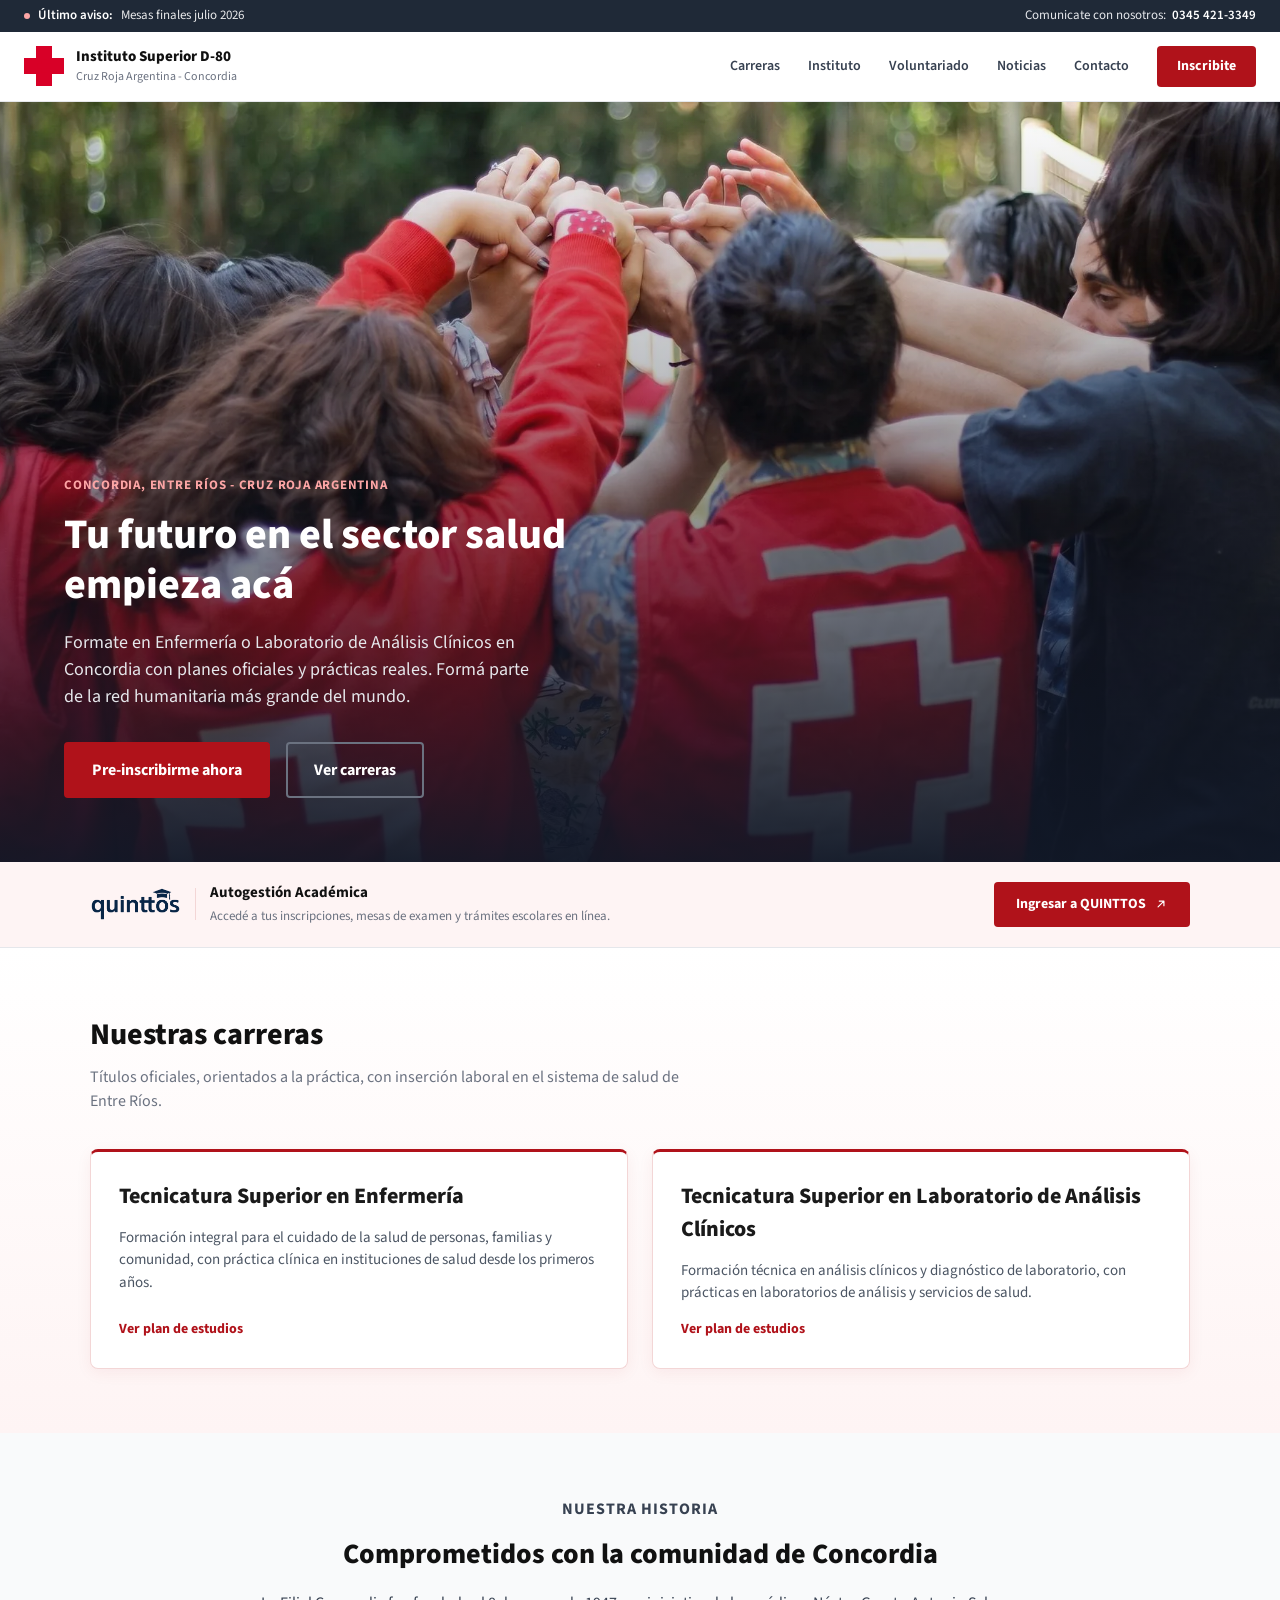
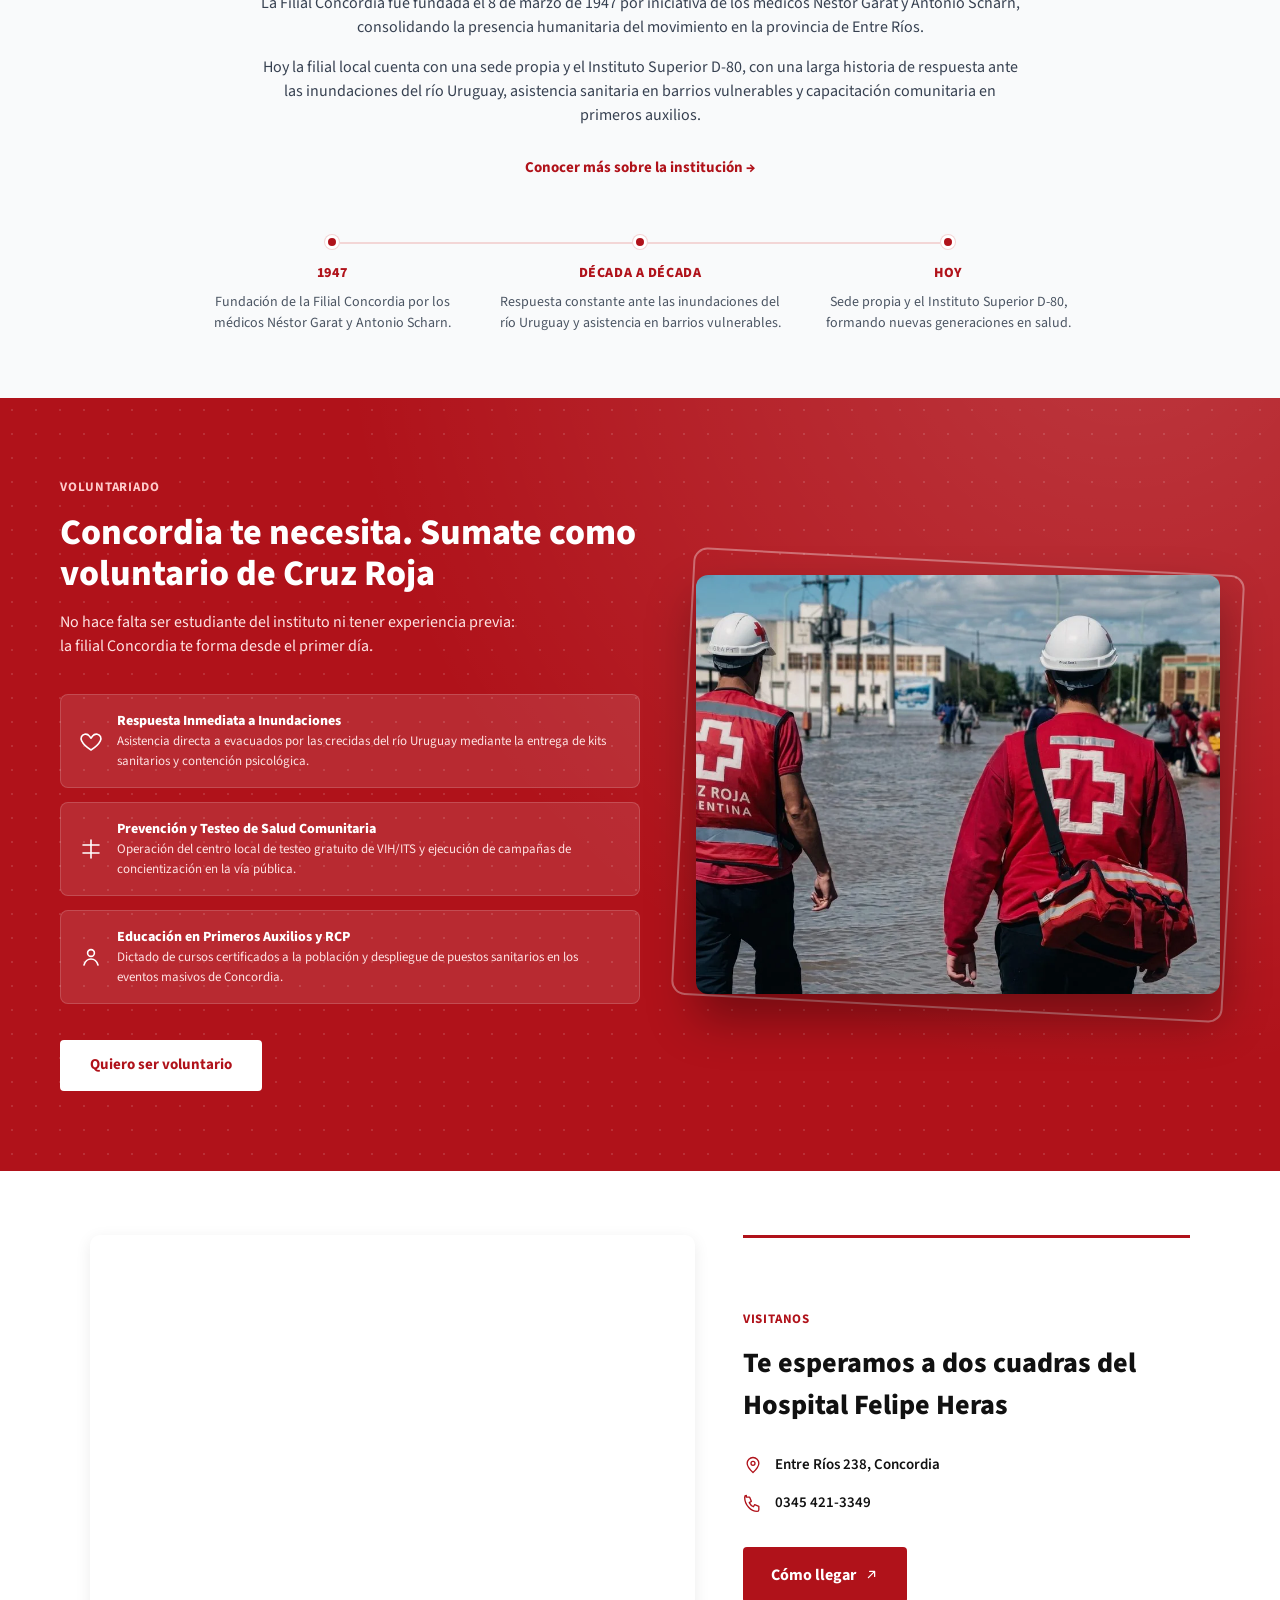
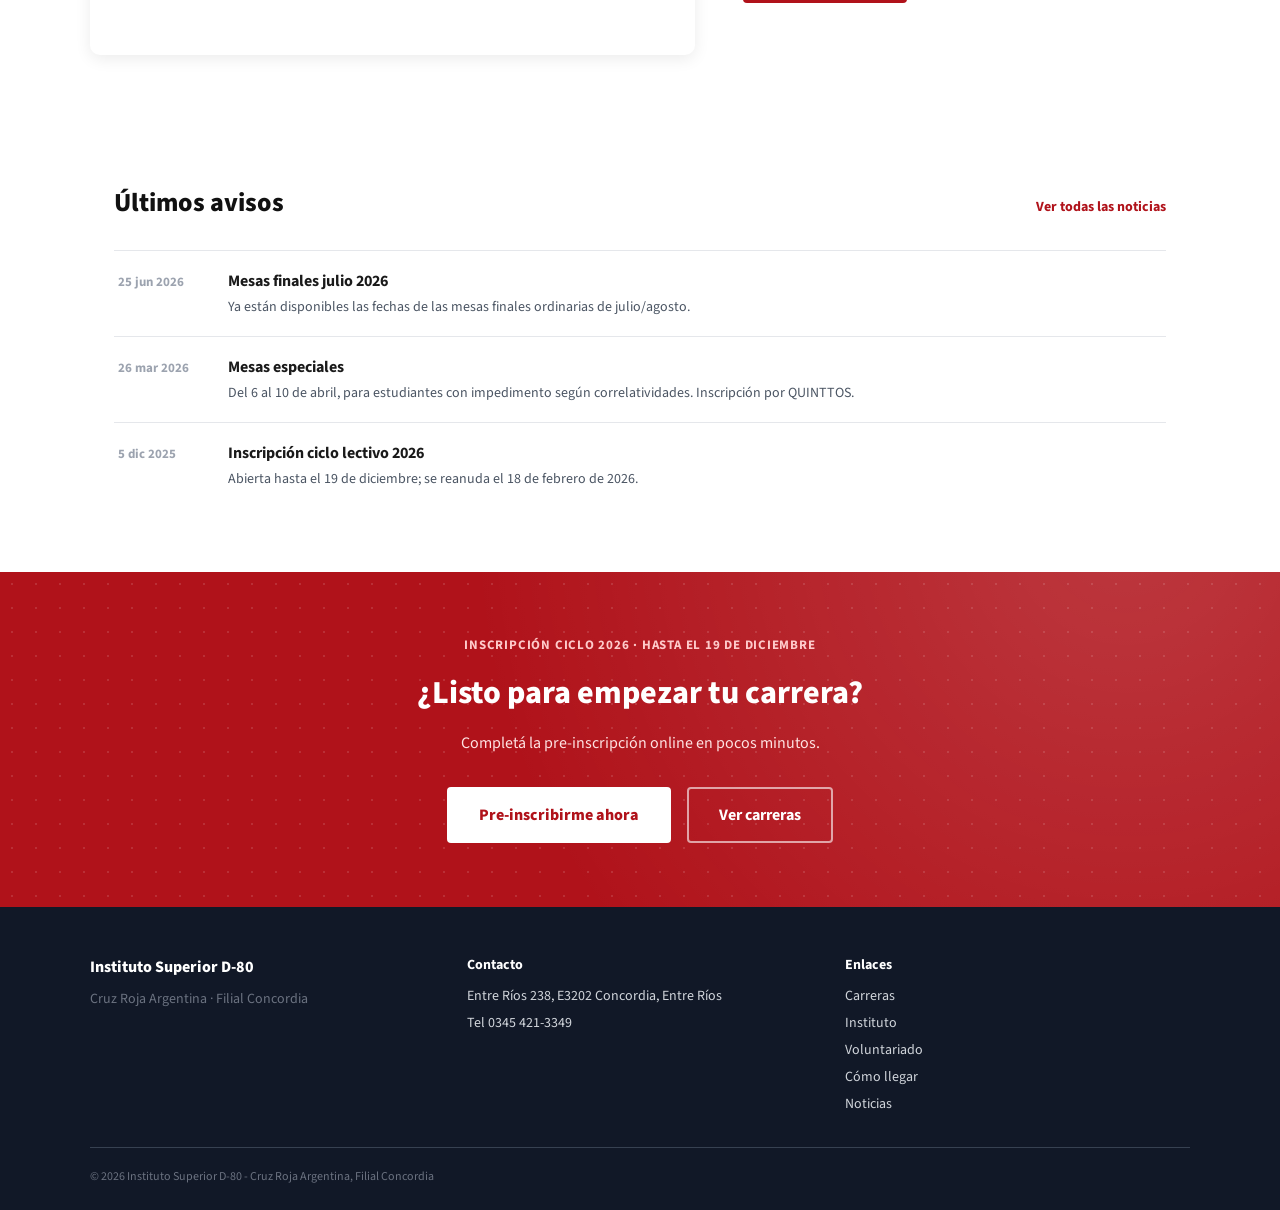
<file: index.html>
<!doctype html>
<html lang="es">
  <head>
    <meta charset="utf-8" />
    <meta name="viewport" content="width=device-width, initial-scale=1" />
    <title>Cruz Roja Concordia</title>
    <meta
      name="description"
      content="Instituto Superior D-80, Cruz Roja Argentina Filial Concordia. Tecnicatura Superior en Enfermería y Tecnicatura Superior en Laboratorio de Análisis Clínicos. Inscripción abierta ciclo 2026."
    />
    <link rel="icon" type="image/svg+xml" href="images/logo-cruz-roja.svg" />
    <link rel="preconnect" href="https://fonts.googleapis.com" />
    <link rel="preconnect" href="https://fonts.gstatic.com" crossorigin />
    <link
      href="https://fonts.googleapis.com/css2?family=Source+Sans+3:wght@400;600;700;800&display=swap"
      rel="stylesheet"
    />
    <link rel="stylesheet" href="css/base.css" />
    <link rel="stylesheet" href="css/styles.css" />
    <link rel="stylesheet" href="css/responsive.css" />
  </head>
  <body>
    <a href="#main" class="skip-link">Saltar al contenido principal</a>

    <div class="topbar">
      <a href="#noticias" class="topbar-news">
        <span class="topbar-news-dot" aria-hidden="true"></span>
        <span class="topbar-news-label">Último aviso:</span>
        <span class="topbar-news-text">Mesas finales julio 2026</span>
      </a>
      <div class="topbar-contact">
        <span class="topbar-label">Comunicate con nosotros:</span>
        <a href="tel:+543454213349" class="topbar-phone">0345 421-3349</a>
      </div>
    </div>

    <header class="site-header">
      <div class="brand">
        <img
          class="brand-logo"
          src="images/logo-cruz-roja.svg"
          alt="Cruz Roja Argentina"
        />
        <div>
          <p class="brand-name">Instituto Superior D-80</p>
          <p class="brand-org">Cruz Roja Argentina - Concordia</p>
        </div>
      </div>

      <input type="checkbox" id="nav-toggle" class="nav-toggle" />
      <label for="nav-toggle" class="mobile-toggle" aria-label="Abrir menú">
        <span class="mobile-toggle-bar"></span>
        <span class="mobile-toggle-bar"></span>
        <span class="mobile-toggle-bar"></span>
      </label>

      <nav aria-label="Navegación principal" class="nav-links">
        <a class="nav-link" href="#carreras">Carreras</a>
        <a class="nav-link" href="#instituto">Instituto</a>
        <a class="nav-link" href="#voluntariado">Voluntariado</a>
        <a class="nav-link" href="#noticias">Noticias</a>
        <a class="nav-link" href="#contacto">Contacto</a>
        <a class="nav-cta" href="#inscripcion">Inscribite</a>
      </nav>
    </header>

    <main id="main">
      <section class="hero is-loading" aria-labelledby="hero-title">
        <img
          class="hero-media"
          src="images/hero-practica-clinica.webp"
          alt="Estudiante y voluntario de Cruz Roja Argentina en práctica clínica"
          fetchpriority="high"
          decoding="async"
        />
        <div class="hero-overlay" aria-hidden="true"></div>
        <div class="hero-content">
          <p class="eyebrow">Concordia, Entre Ríos - Cruz Roja Argentina</p>
          <h1 id="hero-title" class="hero-title">
            Tu futuro en el sector salud empieza acá
          </h1>
          <p class="hero-lead">
            Formate en Enfermería o Laboratorio de Análisis Clínicos en
            Concordia con planes oficiales y prácticas reales. Formá parte de la
            red humanitaria más grande del mundo.
          </p>
          <div class="hero-actions">
            <a id="inscripcion" href="#" class="btn btn-primary"
              >Pre-inscribirme ahora</a
            >
            <a href="#carreras" class="btn btn-outline">Ver carreras</a>
          </div>
        </div>
      </section>

      <section aria-label="Acceso a QUINTTOS" class="quintos-banner">
        <div class="quintos-inner">
          <div class="quintos-info">
            <img
              class="quintos-logo"
              src="images/quinttos-logo.webp"
              alt="QUINTTOS"
              width="714"
              height="268"
            />
            <div class="quintos-divider" aria-hidden="true"></div>
            <div>
              <p class="quintos-label">Autogestión Académica</p>
              <p class="quintos-desc">
                Accedé a tus inscripciones, mesas de examen y trámites escolares
                en línea.
              </p>
            </div>
          </div>
          <a
            class="btn btn-primary quintos-btn"
            href="#"
            target="_blank"
            rel="noopener"
          >
            Ingresar a QUINTTOS
            <svg
              class="icon"
              viewBox="0 0 24 24"
              aria-hidden="true"
              focusable="false"
            >
              <path
                d="M7 17 17 7M9 7h8v8"
                stroke-linecap="round"
                stroke-linejoin="round"
              ></path>
            </svg>
          </a>
        </div>
      </section>

      <section id="carreras">
        <div class="carreras-inner">
          <h2 class="section-title">Nuestras carreras</h2>
          <p class="section-lead">
            Títulos oficiales, orientados a la práctica, con inserción laboral
            en el sistema de salud de Entre Ríos.
          </p>
          <div class="career-grid">
            <article class="career-card">
              <h3 class="career-title">Tecnicatura Superior en Enfermería</h3>
              <p class="career-desc">
                Formación integral para el cuidado de la salud de personas,
                familias y comunidad, con práctica clínica en instituciones de
                salud desde los primeros años.
              </p>
              <a class="career-link" href="#">Ver plan de estudios</a>
            </article>
            <article class="career-card">
              <h3 class="career-title">
                Tecnicatura Superior en Laboratorio de Análisis Clínicos
              </h3>
              <p class="career-desc">
                Formación técnica en análisis clínicos y diagnóstico de
                laboratorio, con prácticas en laboratorios de análisis y
                servicios de salud.
              </p>
              <a class="career-link" href="#">Ver plan de estudios</a>
            </article>
          </div>
        </div>
      </section>

      <section id="instituto">
        <div class="instituto-intro">
          <p class="eyebrow">Nuestra historia</p>
          <h2 class="section-title">
            Comprometidos con la comunidad de Concordia
          </h2>
          <p>
            La Filial Concordia fue fundada el 8 de marzo de 1947 por iniciativa
            de los médicos Néstor Garat y Antonio Scharn, consolidando la
            presencia humanitaria del movimiento en la provincia de Entre Ríos.
          </p>
          <p>
            Hoy la filial local cuenta con una sede propia y el Instituto
            Superior D-80, con una larga historia de respuesta ante las
            inundaciones del río Uruguay, asistencia sanitaria en barrios
            vulnerables y capacitación comunitaria en primeros auxilios.
          </p>
          <a class="instituto-link" href="Institucion.dc.html"
            >Conocer más sobre la institución →</a
          >
        </div>
        <ol class="instituto-timeline">
          <li class="timeline-item">
            <p class="timeline-year">1947</p>
            <p class="timeline-text">
              Fundación de la Filial Concordia por los médicos Néstor Garat y
              Antonio Scharn.
            </p>
          </li>
          <li class="timeline-item">
            <p class="timeline-year">Década a década</p>
            <p class="timeline-text">
              Respuesta constante ante las inundaciones del río Uruguay y
              asistencia en barrios vulnerables.
            </p>
          </li>
          <li class="timeline-item">
            <p class="timeline-year">Hoy</p>
            <p class="timeline-text">
              Sede propia y el Instituto Superior D-80, formando nuevas
              generaciones en salud.
            </p>
          </li>
        </ol>
      </section>

      <section id="voluntariado">
        <div class="volunteer-grid">
          <div>
            <p class="eyebrow">Voluntariado</p>
            <h2 class="volunteer-title">
              Concordia te necesita. Sumate como voluntario de Cruz Roja
            </h2>
            <p class="volunteer-lead">
              No hace falta ser estudiante del instituto ni tener experiencia
              previa: la filial Concordia te forma desde el primer día.
            </p>
            <div class="volunteer-areas">
              <div class="vol-area">
                <svg
                  class="icon"
                  viewBox="0 0 24 24"
                  aria-hidden="true"
                  focusable="false"
                >
                  <path
                    d="M12 21s-7-4.35-9.33-9.1C1.2 8.9 2.7 5.8 5.7 5.2c1.8-.36 3.6.4 4.7 1.9l1.6 2.1 1.6-2.1c1.1-1.5 2.9-2.26 4.7-1.9 3 .6 4.5 3.7 3.03 6.7C19 16.65 12 21 12 21Z"
                    stroke-linejoin="round"
                  ></path>
                </svg>
                <div>
                  <p class="vol-title">Respuesta Inmediata a Inundaciones</p>
                  <p class="vol-desc">
                    Asistencia directa a evacuados por las crecidas del río
                    Uruguay mediante la entrega de kits sanitarios y contención
                    psicológica.
                  </p>
                </div>
              </div>
              <div class="vol-area">
                <svg
                  class="icon"
                  viewBox="0 0 24 24"
                  aria-hidden="true"
                  focusable="false"
                >
                  <path
                    d="M12 3v18M4 8h16M4 16h16"
                    stroke-linecap="round"
                  ></path>
                </svg>
                <div>
                  <p class="vol-title">
                    Prevención y Testeo de Salud Comunitaria
                  </p>
                  <p class="vol-desc">
                    Operación del centro local de testeo gratuito de VIH/ITS y
                    ejecución de campañas de concientización en la vía pública.
                  </p>
                </div>
              </div>
              <div class="vol-area">
                <svg
                  class="icon"
                  viewBox="0 0 24 24"
                  aria-hidden="true"
                  focusable="false"
                >
                  <circle cx="12" cy="8" r="3.4"></circle>
                  <path
                    d="M5 20c1.2-4 4-6 7-6s5.8 2 7 6"
                    stroke-linecap="round"
                  ></path>
                </svg>
                <div>
                  <p class="vol-title">Educación en Primeros Auxilios y RCP</p>
                  <p class="vol-desc">
                    Dictado de cursos certificados a la población y despliegue
                    de puestos sanitarios en los eventos masivos de Concordia.
                  </p>
                </div>
              </div>
            </div>
            <a href="#" class="btn btn-light">Quiero ser voluntario</a>
          </div>
          <div class="volunteer-media">
            <div class="volunteer-frame" aria-hidden="true"></div>
            <div class="volunteer-photo is-loading">
              <img
                src="images/voluntariado-emergencia.webp"
                alt="Voluntarios de Cruz Roja Argentina en una respuesta ante emergencia"
                loading="lazy"
                decoding="async"
              />
            </div>
          </div>
        </div>
      </section>

      <section id="mapa">
        <div class="map-inner">
          <div class="map-grid">
            <div class="map-frame is-loading">
              <iframe
                title="Mapa Instituto Superior D-80, Entre Ríos 238, Concordia"
                src="https://maps.google.com/maps?q=Entre%20R%C3%ADos%20238%2C%20Concordia%2C%20Entre%20R%C3%ADos&z=16&output=embed"
                loading="lazy"
              ></iframe>
            </div>
            <div class="map-content">
              <p class="eyebrow">Visitanos</p>
              <h2 class="section-title">
                Te esperamos a dos cuadras del Hospital Felipe Heras
              </h2>
              <div class="map-details">
                <div class="map-detail">
                  <svg
                    class="icon"
                    viewBox="0 0 24 24"
                    aria-hidden="true"
                    focusable="false"
                  >
                    <path
                      d="M12 21s-7-6.1-7-11a7 7 0 0 1 14 0c0 4.9-7 11-7 11Z"
                      stroke-linejoin="round"
                    ></path>
                    <circle cx="12" cy="10" r="2.4"></circle>
                  </svg>
                  <span class="map-address">Entre Ríos 238, Concordia</span>
                </div>
                <div class="map-detail">
                  <svg
                    class="icon"
                    viewBox="0 0 24 24"
                    aria-hidden="true"
                    focusable="false"
                  >
                    <path
                      d="M4 5h4l2 5-2.5 1.5a11 11 0 0 0 5 5L14 14l5 2v4a2 2 0 0 1-2 2C9.6 22 2 14.4 2 5a2 2 0 0 1 2-2Z"
                      stroke-linejoin="round"
                    ></path>
                  </svg>
                  <a class="map-phone" href="tel:+543454213349"
                    >0345 421-3349</a
                  >
                </div>
              </div>
              <a
                class="btn btn-primary map-directions-btn"
                href="https://maps.google.com/maps?q=Entre+R%C3%ADos+238%2C+Concordia%2C+Entre+R%C3%ADos"
                target="_blank"
                rel="noopener"
              >
                Cómo llegar
                <svg
                  class="icon"
                  viewBox="0 0 24 24"
                  aria-hidden="true"
                  focusable="false"
                >
                  <path
                    d="M7 17 17 7M9 7h8v8"
                    stroke-linecap="round"
                    stroke-linejoin="round"
                  ></path>
                </svg>
              </a>
            </div>
          </div>
        </div>
      </section>

      <section id="noticias">
        <div class="news-header">
          <h2 class="section-title">Últimos avisos</h2>
          <a class="news-header-link" href="#">Ver todas las noticias</a>
        </div>
        <div class="news-list">
          <article class="news-item">
            <time class="news-date">25 jun 2026</time>
            <div>
              <h3 class="news-title">Mesas finales julio 2026</h3>
              <p class="news-desc">
                Ya están disponibles las fechas de las mesas finales ordinarias
                de julio/agosto.
              </p>
            </div>
          </article>
          <article class="news-item">
            <time class="news-date">26 mar 2026</time>
            <div>
              <h3 class="news-title">Mesas especiales</h3>
              <p class="news-desc">
                Del 6 al 10 de abril, para estudiantes con impedimento según
                correlatividades. Inscripción por QUINTTOS.
              </p>
            </div>
          </article>
          <article class="news-item">
            <time class="news-date">5 dic 2025</time>
            <div>
              <h3 class="news-title">Inscripción ciclo lectivo 2026</h3>
              <p class="news-desc">
                Abierta hasta el 19 de diciembre; se reanuda el 18 de febrero de
                2026.
              </p>
            </div>
          </article>
        </div>
      </section>

      <section class="cta">
        <div class="cta-content">
          <p class="eyebrow">
            Inscripción ciclo 2026 · hasta el 19 de diciembre
          </p>
          <h2 class="cta-title">¿Listo para empezar tu carrera?</h2>
          <p class="cta-lead">
            Completá la pre-inscripción online en pocos minutos.
          </p>
          <div class="cta-actions">
            <a href="#" class="btn btn-light">Pre-inscribirme ahora</a>
            <a href="#carreras" class="btn btn-outline">Ver carreras</a>
          </div>
        </div>
      </section>
    </main>

    <footer id="contacto" class="site-footer">
      <div class="footer-grid">
        <div class="footer-col">
          <p class="footer-title">Instituto Superior D-80</p>
          <p class="footer-tagline">Cruz Roja Argentina · Filial Concordia</p>
        </div>
        <div class="footer-col">
          <p class="footer-title">Contacto</p>
          <address class="footer-address">
            <span>Entre Ríos 238, E3202 Concordia, Entre Ríos</span>
            <a href="tel:+543454213349">Tel 0345 421-3349</a>
          </address>
        </div>
        <div class="footer-col">
          <p class="footer-title">Enlaces</p>
          <nav class="footer-nav" aria-label="Enlaces del pie de página">
            <a href="#carreras">Carreras</a>
            <a href="#instituto">Instituto</a>
            <a href="#voluntariado">Voluntariado</a>
            <a href="#mapa">Cómo llegar</a>
            <a href="#noticias">Noticias</a>
          </nav>
        </div>
      </div>
      <div class="footer-bottom">
        © 2026 Instituto Superior D-80 - Cruz Roja Argentina, Filial Concordia
      </div>
    </footer>
    <script src="js/skeleton.js" defer></script>
  </body>
</html>
</file>
<file: css/base.css>
/* ==========================================================================
   Base: design tokens, reset, and global element defaults
   ========================================================================== */

:root {
  /* Brand red */
  --color-primary: #B0121A;
  --color-primary-dark: #8a0e14;
  --color-primary-tint-1: #fca5a5; /* eyebrow text on the hero photo */
  --color-primary-tint-2: #fecaca; /* eyebrow text on solid red sections */
  --color-primary-tint-3: #fee2e2; /* body copy on solid red sections */
  --color-primary-surface: #fef4f4; /* subtle red-tinted section background */
  --color-primary-border: #f3d6d6; /* card borders on red-tinted sections */

  /* Neutrals */
  --color-white: #ffffff;
  --color-text: #1a1a1a;
  --color-heading: #111111;
  --color-body: #374151;
  --color-muted: #4b5563;
  --color-subtle: #6b7280;
  --color-faint: #9ca3af;
  --color-border: #e5e7eb;
  --color-surface-alt: #f9fafb;
  --color-surface-hover: #fafafa;
  --color-surface-hover-alt: #f3f4f6;

  /* Dark surfaces (topbar, footer, hero overlay) */
  --color-dark: #111827;
  --color-dark-alt: #1f2937;
  --color-footer-text: #d1d5db;
  --color-footer-border: #374151;
  --color-footer-muted: #6b7280;

  /* Typography */
  --font-family-base: 'Source Sans 3', system-ui, sans-serif;

  /* Shadows */
  --shadow-card: 0 4px 16px rgba(176, 18, 26, .06);
  --shadow-card-hover: 0 10px 28px rgba(176, 18, 26, .12);
  --shadow-photo: 0 24px 48px rgba(0, 0, 0, .35);
  --shadow-map: 0 4px 16px rgba(0, 0, 0, .08);
  --shadow-dropdown: 0 8px 16px rgba(0, 0, 0, .06);

  /* Radii */
  --radius-sm: 4px;
  --radius-md: 8px;
  --radius-lg: 10px;
  --radius-xl: 12px;

  /* Motion */
  --ease: .15s ease;
}

*,
*::before,
*::after {
  box-sizing: border-box;
}

html {
  -webkit-text-size-adjust: 100%;
}

body {
  margin: 0;
  font-family: var(--font-family-base);
  color: var(--color-text);
  line-height: 1.5;
  background: var(--color-white);
  -webkit-font-smoothing: antialiased;
}

img {
  max-width: 100%;
  display: block;
}

h1, h2, h3, p {
  margin: 0;
}

a {
  color: var(--color-primary);
  transition: color var(--ease);
}

a:hover {
  color: var(--color-primary-dark);
}

::selection {
  background: var(--color-primary);
  color: var(--color-white);
}

@keyframes fadeUp {
  from { opacity: 0; transform: translateY(8px); }
  to { opacity: 1; transform: translateY(0); }
}

/* Skip link: off-screen until keyboard-focused */
.skip-link {
  position: absolute;
  left: -9999px;
  top: 0;
  background: var(--color-primary);
  color: var(--color-white);
  padding: 10px 16px;
  font-weight: 700;
  z-index: 1000;
}

.skip-link:focus {
  left: 12px;
  top: 12px;
  z-index: 1000;
}

/* Reusable eyebrow / kicker label used above section headings */
.eyebrow {
  color: var(--color-primary);
  font-weight: 700;
  letter-spacing: .06em;
  font-size: 13px;
  text-transform: uppercase;
  margin: 0 0 14px;
}

/* Reusable buttons — shared mechanics only; each usage sets its own
   padding/font-size via a container-scoped rule in styles.css, since the
   original design uses slightly different sizing per placement. */
.btn {
  display: inline-block;
  text-decoration: none;
  font-weight: 700;
  border-radius: var(--radius-sm);
  transition: background var(--ease), transform var(--ease), border-color var(--ease);
}

.btn-primary {
  background: var(--color-primary);
  color: var(--color-white);
}

.btn-primary:hover {
  background: var(--color-primary-dark);
  color: var(--color-white);
  transform: translateY(-1px);
}

.btn-outline {
  background: transparent;
  border: 2px solid var(--color-subtle);
  color: var(--color-white);
}

.btn-outline:hover {
  border-color: var(--color-white);
  color: var(--color-white);
}

.btn-light {
  background: var(--color-white);
  color: var(--color-primary);
}

.btn-light:hover {
  background: var(--color-surface-hover-alt);
  color: var(--color-primary);
  transform: translateY(-1px);
}
</file>
<file: css/styles.css>
/* ==========================================================================
   Page layout and components — Instituto D-80 / Cruz Roja Argentina
   Organized top-to-bottom in the same order the sections appear on the page.
   ========================================================================== */

/* ---- Skeleton loading ------------------------------------------------
   Applied via JS (skeleton.js) to three containers that hold async media:
   .hero (hero image), .volunteer-photo (lazy img), .map-frame (iframe).

   Lifecycle:
     1. HTML ships with `is-loading` on the container.
     2. JS fires `resolve()` on the media's `load` event → adds `loaded`.
     3. The ::before shimmer fades to opacity 0 (transition: 300 ms).
     4. JS removes both classes on `transitionend`, leaving a clean DOM.
   ---------------------------------------------------------------------- */
@keyframes skeleton-shimmer {
  from { background-position: -200% center; }
  to   { background-position:  200% center; }
}

/* Light shimmer — used on volunteer-photo and map-frame */
.is-loading {
  position: relative;
}

.is-loading::before {
  content: '';
  position: absolute;
  inset: 0;
  z-index: 2;
  border-radius: inherit;
  background: linear-gradient(
    90deg,
    var(--color-border)           25%,
    var(--color-surface-hover-alt) 50%,
    var(--color-border)           75%
  );
  background-size: 200% 100%;
  animation: skeleton-shimmer 1.5s ease-in-out infinite;
  transition: opacity .3s ease;
  pointer-events: none;
}

/* Dark shimmer variant for the hero, whose background is dark */
.hero.is-loading::before {
  background: linear-gradient(
    90deg,
    rgba(17, 24, 39, .9)  25%,
    rgba(17, 24, 39, .65) 50%,
    rgba(17, 24, 39, .9)  75%
  );
  /* Hero overlay already sits at z-index 1; shimmer goes above it
     but below hero-content (which uses position:relative) */
  z-index: 1;
}

/* Fade-out state added by JS right before transitionend cleanup */
.is-loading.loaded::before {
  opacity: 0;
}

/* ---- Topbar --------------------------------------------------------- */
.topbar {
  background: var(--color-dark-alt);
  color: var(--color-border);
  font-size: 13px;
  padding: 6px 24px;
  display: flex;
  justify-content: space-between;
  align-items: center;
  gap: 16px;
}

/* Latest-news teaser: zero-scroll visibility for current students without
   pulling the full #noticias section up into the acquisition-focused part
   of the page. min-width:0 + ellipsis lets it shrink on narrow screens
   while .topbar-contact (right side) stays full width. */
.topbar-news {
  display: flex;
  align-items: center;
  gap: 8px;
  min-width: 0;
  color: var(--color-white);
  text-decoration: none;
}

.topbar-news:hover {
  color: var(--color-primary-tint-2);
}

.topbar-news-dot {
  width: 6px;
  height: 6px;
  border-radius: 50%;
  background: var(--color-primary-tint-1);
  flex: none;
}

.topbar-news-label {
  font-weight: 600;
  flex: none;
}

.topbar-news-text {
  overflow: hidden;
  text-overflow: ellipsis;
  white-space: nowrap;
  opacity: .9;
}

.topbar-contact {
  display: flex;
  align-items: center;
  gap: 6px;
  flex: none;
}

.topbar-phone {
  color: var(--color-white);
  font-weight: 600;
  text-decoration: none;
}

.topbar-phone:hover {
  color: var(--color-primary-tint-2);
}

/* ---- Header / navigation --------------------------------------------- */
.site-header {
  display: flex;
  align-items: center;
  justify-content: space-between;
  padding: 14px 24px;
  border-bottom: 1px solid var(--color-border);
  flex-wrap: wrap;
  gap: 12px;
  position: sticky;
  top: 0;
  background: var(--color-white);
  z-index: 100;
}

.brand {
  display: flex;
  align-items: center;
  gap: 12px;
}

.brand-logo {
  width: 40px;
  height: 40px;
  flex: none;
}

.brand-name {
  font-weight: 800;
  font-size: 15px;
  color: var(--color-heading);
}

.brand-org {
  font-size: 12px;
  color: var(--color-subtle);
}

.nav-toggle {
  position: absolute;
  opacity: 0;
  pointer-events: none;
}

.mobile-toggle {
  display: none;
  align-items: center;
  justify-content: center;
  width: 40px;
  height: 40px;
  cursor: pointer;
  flex-direction: column;
  gap: 4px;
}

.mobile-toggle-bar {
  width: 22px;
  height: 2px;
  background: var(--color-heading);
}

.nav-links {
  display: flex;
  gap: 28px;
  align-items: center;
}

.nav-link {
  color: var(--color-body);
  text-decoration: none;
  font-weight: 600;
  font-size: 14px;
}

.nav-link:hover {
  color: var(--color-primary);
}

.nav-cta {
  background: var(--color-primary);
  color: var(--color-white);
  text-decoration: none;
  font-weight: 700;
  font-size: 14px;
  padding: 10px 20px;
  border-radius: var(--radius-sm);
}

.nav-cta:hover {
  background: var(--color-primary-dark);
  color: var(--color-white);
}

/* ---- Icons --------------------------------------------------------------
   Decorative inline SVGs share the "icon" class; each context sets its own
   size/stroke below (the source design uses a different size and color per
   placement, so a single fixed icon size would not match). */
.icon {
  fill: none;
}

/* ---- Hero -------------------------------------------------------------- */
.hero {
  position: relative;
  min-height: 760px;
  box-sizing: border-box;
}

.hero-media {
  position: absolute;
  inset: 0;
  width: 100%;
  height: 100%;
  object-fit: cover;
}

.hero-overlay {
  position: absolute;
  inset: 0;
  background: linear-gradient(180deg, rgba(17, 24, 39, 0) 0%, rgba(17, 24, 39, .35) 45%, rgba(17, 24, 39, .96) 100%);
  pointer-events: none;
}

.hero-content {
  position: relative;
  min-height: 760px;
  display: flex;
  flex-direction: column;
  justify-content: flex-end;
  padding: 64px;
  box-sizing: border-box;
  animation: fadeUp .5s ease both;
}

.hero-content .eyebrow {
  color: var(--color-primary-tint-1);
}

.hero-title {
  color: var(--color-white);
  font-size: 42px;
  line-height: 1.2;
  margin: 0 0 18px;
  font-weight: 800;
  max-width: 640px;
}

.hero-lead {
  font-size: 18px;
  color: var(--color-border);
  margin: 0 0 32px;
  max-width: 480px;
}

.hero-actions {
  display: flex;
  gap: 16px;
  flex-wrap: wrap;
}

.hero-actions .btn-primary {
  padding: 16px 28px;
  font-size: 16px;
}

.hero-actions .btn-outline {
  padding: 14px 26px;
  font-size: 16px;
}

/* ---- QUINTTOS access banner ------------------------------------------
   Single focused CTA to the institution's academic management system
   (inscriptions, exam boards, paperwork) — replaces what used to be a
   generic 3-item quick-access row. */
.quintos-banner {
  background: var(--color-primary-surface);
  border-bottom: 1px solid var(--color-border);
  padding: 20px 24px;
}

.quintos-inner {
  max-width: 1100px;
  margin: 0 auto;
  display: flex;
  align-items: center;
  justify-content: space-between;
  gap: 24px;
  flex-wrap: wrap;
}

.quintos-info {
  display: flex;
  align-items: center;
  gap: 14px;
}

.quintos-logo {
  height: 34px;
  width: auto;
  flex: none;
}

.quintos-divider {
  width: 1px;
  height: 32px;
  background: var(--color-primary-border);
  flex: none;
}

.quintos-label {
  font-weight: 700;
  font-size: 15px;
  color: var(--color-heading);
  margin-bottom: 2px;
}

.quintos-desc {
  font-size: 13px;
  color: var(--color-subtle);
}

.quintos-btn {
  display: inline-flex;
  align-items: center;
  gap: 8px;
  padding: 12px 22px;
  font-size: 14px;
  white-space: nowrap;
}

.quintos-btn .icon {
  width: 14px;
  height: 14px;
  stroke: currentColor;
  stroke-width: 2;
}

/* ---- Shared section heading pattern (eyebrow + title + lead) -------- */
.section-title {
  font-size: 30px;
  font-weight: 800;
  margin: 0 0 8px;
  color: var(--color-heading);
}

.section-lead {
  color: var(--color-subtle);
  font-size: 16px;
  margin: 0 0 36px;
  max-width: 620px;
}

/* ---- Carreras -------------------------------------------------------- */
#carreras {
  padding: 64px 24px;
  background: linear-gradient(180deg, #fff 0%, var(--color-primary-surface) 100%);
}

.carreras-inner {
  max-width: 1100px;
  margin: 0 auto;
}

.career-grid {
  display: grid;
  grid-template-columns: 1fr 1fr;
  gap: 24px;
}

.career-card {
  background: var(--color-white);
  border: 1px solid var(--color-primary-border);
  border-top: 3px solid var(--color-primary);
  border-radius: var(--radius-md);
  padding: 28px;
  display: flex;
  flex-direction: column;
  gap: 14px;
  box-shadow: var(--shadow-card);
  transition: transform .18s ease, box-shadow .18s ease;
}

.career-card:hover {
  transform: translateY(-3px);
  box-shadow: var(--shadow-card-hover);
}

.career-title {
  font-size: 22px;
  font-weight: 800;
}

.career-desc {
  color: var(--color-muted);
  font-size: 15px;
  flex: 1;
}

.career-link {
  font-weight: 700;
  text-decoration: none;
  font-size: 14px;
}

/* ---- Instituto --------------------------------------------------------- */
#instituto {
  background: var(--color-surface-alt);
  padding: 64px 24px;
}

.instituto-intro {
  max-width: 760px;
  margin: 0 auto;
  text-align: center;
}

#instituto .eyebrow,
#mapa .eyebrow {
  margin-bottom: 12px;
}

.instituto-intro .section-title {
  font-size: 28px;
  margin: 0 0 16px;
  text-align: center;
}

.instituto-intro p {
  color: var(--color-body);
  font-size: 16px;
  margin: 0 0 16px;
}

.instituto-intro p:last-of-type {
  margin: 0 0 28px;
}

.instituto-link {
  font-weight: 700;
  text-decoration: none;
  font-size: 15px;
}

/* A short founding timeline in place of vanity stat counters — the same
   facts already told in the prose above, pulled out as scannable
   milestones instead of glossy "75 / 2 / 100%" number tiles. */
.instituto-timeline {
  position: relative;
  max-width: 900px;
  margin: 56px auto 0;
  padding: 0;
  list-style: none;
  display: grid;
  grid-template-columns: repeat(3, 1fr);
  gap: 24px;
}

.instituto-timeline::before {
  content: "";
  position: absolute;
  top: 7px;
  left: calc(100% / 6);
  right: calc(100% / 6);
  height: 2px;
  background: var(--color-primary-border);
}

.timeline-item {
  position: relative;
  text-align: center;
  padding-top: 28px;
}

.timeline-item::before {
  content: "";
  position: absolute;
  top: 0;
  left: 50%;
  transform: translateX(-50%);
  width: 14px;
  height: 14px;
  border-radius: 50%;
  background: var(--color-primary);
  border: 3px solid var(--color-white);
  box-shadow: 0 0 0 1px var(--color-primary-border);
}

.timeline-year {
  font-weight: 800;
  font-size: 14px;
  color: var(--color-primary);
  text-transform: uppercase;
  letter-spacing: .04em;
  margin: 0 0 8px;
}

.timeline-text {
  font-size: 14px;
  color: var(--color-muted);
  margin: 0;
}

/* ---- Voluntariado ---------------------------------------------------- */
/* Decorative texture for the solid-red sections: a soft corner glow plus a
   fine dot grid, pure CSS gradients — no Cruz Roja emblem here. The
   organization's emblem may only ever be shown as red-on-white, never
   tinted/rotated/translucent as decoration, so it has no place on a red
   background. This keeps the sections from reading as flat/empty instead. */
#voluntariado,
.cta {
  background-image:
    radial-gradient(circle at 88% -14%, rgba(255, 255, 255, .16), transparent 55%),
    radial-gradient(rgba(255, 255, 255, .12) 1.5px, transparent 1.5px);
  background-size: auto, 24px 24px;
}

#voluntariado {
  position: relative;
  background-color: var(--color-primary);
  color: var(--color-white);
  padding: 80px 24px;
  overflow: hidden;
}

.volunteer-grid {
  position: relative;
  max-width: 1160px;
  margin: 0 auto;
  display: grid;
  grid-template-columns: 1.05fr .95fr;
  gap: 56px;
  align-items: center;
}

#voluntariado .eyebrow {
  color: var(--color-primary-tint-2);
}

.volunteer-title {
  font-size: 36px;
  font-weight: 800;
  margin: 0 0 16px;
  line-height: 1.15;
}

.volunteer-lead {
  color: var(--color-primary-tint-3);
  font-size: 16px;
  margin: 0 0 36px;
  max-width: 460px;
}

.volunteer-areas {
  display: flex;
  flex-direction: column;
  gap: 14px;
  margin-bottom: 36px;
}

.vol-area {
  background: rgba(255, 255, 255, .1);
  border: 1px solid rgba(255, 255, 255, .16);
  border-radius: var(--radius-md);
  padding: 16px 18px;
  display: flex;
  gap: 14px;
  align-items: center;
  transition: background .18s ease, transform .18s ease;
}

.vol-area:hover {
  background: rgba(255, 255, 255, .16);
  transform: translateX(4px);
}

.vol-area .icon {
  width: 24px;
  height: 24px;
  stroke: var(--color-white);
  stroke-width: 1.6;
  flex: none;
}

.vol-title {
  font-weight: 800;
  font-size: 14px;
}

.vol-desc {
  font-size: 13px;
  color: var(--color-primary-tint-3);
}

#voluntariado .btn-light {
  padding: 14px 30px;
  font-size: 15px;
}

.volunteer-media {
  position: relative;
}

.volunteer-frame {
  position: absolute;
  inset: -14px;
  border: 2px solid rgba(255, 255, 255, .35);
  border-radius: 14px;
  transform: rotate(3deg);
  pointer-events: none;
}

.volunteer-photo {
  position: relative;
  border-radius: var(--radius-xl);
  overflow: hidden;
  box-shadow: var(--shadow-photo);
  aspect-ratio: 5 / 4;
}

.volunteer-photo img {
  width: 100%;
  height: 100%;
  object-fit: cover;
}

/* ---- Mapa ------------------------------------------------------------- */
#mapa {
  padding: 64px 24px;
  background: var(--color-white);
}

.map-inner {
  max-width: 1100px;
  margin: 0 auto;
}

.map-grid {
  display: grid;
  grid-template-columns: 1.15fr .85fr;
  gap: 48px;
  align-items: stretch;
}

.map-frame {
  border-radius: var(--radius-lg);
  overflow: hidden;
  box-shadow: var(--shadow-map);
  min-height: 420px;
  height: 100%;
}

.map-frame iframe {
  width: 100%;
  height: 100%;
  border: 0;
}

.map-content {
  display: flex;
  flex-direction: column;
  justify-content: center;
  border-top: 3px solid var(--color-primary);
  padding-top: 20px;
}

.map-content .section-title {
  font-size: 28px;
  margin: 0 0 28px;
}

.map-details {
  display: flex;
  flex-direction: column;
  gap: 16px;
  margin-bottom: 32px;
}

.map-detail {
  display: flex;
  align-items: center;
  gap: 12px;
}

.map-detail .icon {
  width: 20px;
  height: 20px;
  stroke: var(--color-primary);
  stroke-width: 1.6;
  flex: none;
}

.map-address {
  font-size: 15px;
  color: var(--color-heading);
  font-weight: 600;
}

.map-phone {
  font-size: 15px;
  color: var(--color-heading);
  font-weight: 600;
  text-decoration: none;
}

.map-phone:hover {
  color: var(--color-primary);
}

.map-directions-btn {
  display: inline-flex;
  align-items: center;
  gap: 8px;
  padding: 16px 28px;
  font-size: 16px;
  align-self: flex-start;
}

.map-directions-btn .icon {
  width: 15px;
  height: 15px;
  stroke: currentColor;
  stroke-width: 2;
}

/* ---- Noticias ---------------------------------------------------------- */
#noticias {
  padding: 64px 24px;
  max-width: 1100px;
  margin: 0 auto;
}

.news-header {
  display: flex;
  justify-content: space-between;
  align-items: baseline;
  margin-bottom: 28px;
}

.news-header .section-title {
  font-size: 26px;
  margin: 0;
}

.news-header-link {
  font-weight: 700;
  font-size: 14px;
  text-decoration: none;
}

.news-list {
  display: flex;
  flex-direction: column;
  border-top: 1px solid var(--color-border);
}

.news-item {
  display: flex;
  gap: 20px;
  padding: 18px 4px;
  border-bottom: 1px solid var(--color-border);
  align-items: baseline;
  transition: background .15s ease;
}

.news-item:last-child {
  border-bottom: none;
}

.news-item:hover {
  background: var(--color-surface-hover);
}

.news-date {
  font-size: 13px;
  color: var(--color-faint);
  font-weight: 700;
  width: 90px;
  flex: none;
}

.news-title {
  font-size: 16px;
  margin: 0 0 4px;
  font-weight: 700;
}

.news-desc {
  font-size: 14px;
  color: var(--color-muted);
  margin: 0;
}

/* ---- Final CTA ---------------------------------------------------------- */
.cta {
  position: relative;
  background-color: var(--color-primary);
  color: var(--color-white);
  padding: 64px 24px;
  text-align: center;
  overflow: hidden;
}

.cta-content {
  position: relative;
}

.cta .eyebrow {
  color: var(--color-primary-tint-2);
}

.cta-title {
  font-size: 32px;
  font-weight: 800;
  margin: 0 0 14px;
}

.cta-lead {
  font-size: 16px;
  margin: 0 0 32px;
  color: var(--color-primary-tint-3);
}

.cta-actions {
  display: flex;
  gap: 16px;
  justify-content: center;
  flex-wrap: wrap;
}

.cta-actions .btn-light {
  padding: 16px 32px;
  font-size: 16px;
  font-weight: 800;
}

.cta-actions .btn-outline {
  padding: 14px 30px;
  font-size: 16px;
  border-color: rgba(255, 255, 255, .6);
}

/* ---- Footer ------------------------------------------------------------ */
.site-footer {
  background: var(--color-dark);
  color: var(--color-footer-text);
  padding: 48px 24px 24px;
}

.footer-grid {
  max-width: 1100px;
  margin: 0 auto;
  display: grid;
  grid-template-columns: 1fr 1fr 1fr;
  gap: 32px;
}

.footer-title {
  font-weight: 800;
  color: var(--color-white);
  font-size: 16px;
  margin-bottom: 10px;
}

.footer-col .footer-title {
  font-weight: 700;
  font-size: 14px;
}

.footer-col:first-child .footer-title {
  font-weight: 800;
  font-size: 16px;
}

.footer-tagline {
  font-size: 14px;
  margin: 0;
  color: var(--color-footer-muted);
}

.footer-address {
  font-style: normal;
  font-size: 14px;
  display: flex;
  flex-direction: column;
  gap: 6px;
}

.footer-address a {
  color: var(--color-footer-text);
  text-decoration: none;
}

.footer-address a:hover {
  color: var(--color-white);
}

.footer-nav {
  display: flex;
  flex-direction: column;
  gap: 6px;
  font-size: 14px;
}

.footer-nav a {
  color: var(--color-footer-text);
  text-decoration: none;
}

.footer-nav a:hover {
  color: var(--color-white);
}

.footer-bottom {
  max-width: 1100px;
  margin: 32px auto 0;
  padding-top: 20px;
  border-top: 1px solid var(--color-footer-border);
  font-size: 12px;
  color: var(--color-footer-muted);
}

/* ---- 404 — Page not found -------------------------------------------- */
.not-found {
  display: flex;
  flex-direction: column;
  align-items: center;
  text-align: center;
  padding: 80px 24px 96px;
  max-width: 540px;
  margin: 0 auto;
}

.not-found-code {
  font-size: 120px;
  font-weight: 800;
  line-height: 1;
  color: var(--color-primary);
  letter-spacing: -.04em;
  margin: 0 0 8px;
  animation: fadeUp .4s ease both;
}

.not-found-title {
  font-size: clamp(22px, 5vw, 30px);
  font-weight: 800;
  color: var(--color-heading);
  line-height: 1.2;
  margin: 0 0 16px;
  animation: fadeUp .4s .08s ease both;
}

.not-found-lead {
  color: var(--color-muted);
  font-size: 16px;
  line-height: 1.6;
  margin: 0 0 36px;
  animation: fadeUp .4s .14s ease both;
}

.not-found-btn {
  padding: 13px 32px;
  font-size: 15px;
  animation: fadeUp .4s .2s ease both;
}
</file>
<file: css/responsive.css>
/* ==========================================================================
   Mobile breakpoint (<= 860px) — mirrors the desktop layout's single
   original breakpoint. Loaded after styles.css so these overrides win by
   source order without needing !important.
   ========================================================================== */

@media (max-width: 860px) {
  .nav-links {
    display: none;
    position: absolute;
    top: 100%;
    left: 0;
    right: 0;
    background: var(--color-white);
    flex-direction: column;
    align-items: stretch;
    gap: 0;
    padding: 8px 24px 16px;
    border-bottom: 1px solid var(--color-border);
    box-shadow: var(--shadow-dropdown);
  }

  .nav-links a {
    padding: 12px 0;
    border-bottom: 1px solid var(--color-surface-hover-alt);
  }

  .nav-toggle:checked ~ .nav-links {
    display: flex;
  }

  .mobile-toggle {
    display: flex;
  }

  .hero-content {
    padding: 40px 20px;
    min-height: 560px;
  }

  .hero-title {
    font-size: 30px;
  }

  .quintos-inner {
    flex-direction: column;
    align-items: stretch;
  }

  .quintos-btn {
    justify-content: center;
  }

  .career-grid {
    grid-template-columns: 1fr;
  }

  .volunteer-grid {
    grid-template-columns: 1fr;
    gap: 40px;
  }

  .volunteer-media {
    max-width: 340px;
    margin: 0 auto;
  }

  .map-grid {
    grid-template-columns: 1fr;
    gap: 32px;
  }

  .instituto-timeline {
    grid-template-columns: 1fr;
    gap: 20px;
    max-width: 100%;
  }

  .instituto-timeline::before {
    left: 6px;
    right: auto;
    top: 0;
    bottom: 0;
    width: 2px;
    height: auto;
  }

  .timeline-item {
    text-align: left;
    padding-top: 0;
    padding-left: 28px;
  }

  .timeline-item::before {
    left: 0;
    top: 4px;
    transform: none;
  }

  .footer-grid {
    grid-template-columns: 1fr;
    gap: 28px;
  }

  section {
    padding-left: 20px;
    padding-right: 20px;
  }

  .topbar-news-label {
    display: none;
  }

  .topbar-label {
    display: none;
  }
}
</file>
